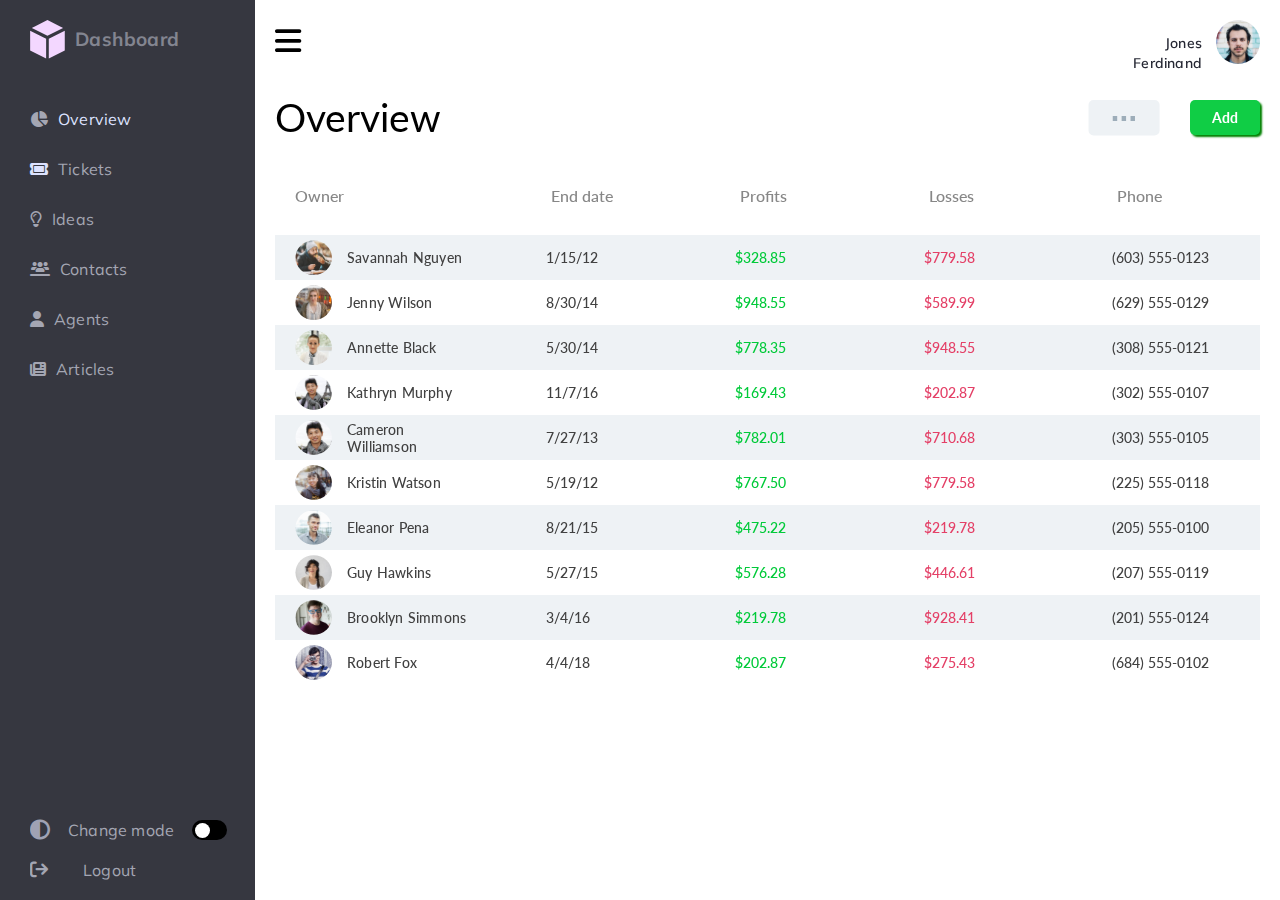
<file: index.html>
<!DOCTYPE html>
<html lang="en">
    <head>
        <meta charset="UTF-8">
        <meta name="viewport" content="width=device-width, initial-scale=1.0">
        <link rel="stylesheet" href="https://cdnjs.cloudflare.com/ajax/libs/font-awesome/6.4.2/css/all.min.css">
        <link rel="stylesheet" href="css/style.css">
        <link rel="stylesheet" href="ticket.html">
        <title>Document</title>
    </head>
    <body>
            <aside>
              <div class="aside-top-boxs">
                <div class="aside-top-box">
                    <img src="images/asidelogo.svg" alt="logo" class="aside-top-img">
                    <p class="aside-top-title">Dashboard</p>
                </div>
                <nav>
                    <ul class="aside-list">
                        <li class="aside-item item-one"><a href="#" class="aside-link link-one"><i class="fa-solid fa-chart-pie"></i><span class="span-one">Overview</span></a></li>
                        <li class="aside-item"><a href="#" class="aside-link link-two"><i class="fa-solid fa-ticket"></i><span>Tickets</span></a></li>
                        <li class="aside-item"><a href="#" class="aside-link"><i class="fa-regular fa-lightbulb"></i><span>Ideas</span></a></li>
                        <li class="aside-item"><a href="#" class="aside-link"><i class="fa-solid fa-users-line"></i><span>Contacts</span></a></li>
                        <li class="aside-item"><a href="#" class="aside-link"><i class="fa-solid fa-user"></i><span>Agents</span></a></li>
                        <li class="aside-item"><a href="#" class="aside-link"><i class="fa-solid fa-newspaper"></i><span>Articles</span></a></li>
                    </ul>
                </nav>
              </div>
                 <div class="aside-bottom-box">
                    <button class="aside-bottom-btn"><i class="fa-solid fa-circle-half-stroke aisde-icon"></i><span>Change mode</span><input class="switch" type="checkbox"></button>
                    <button class="aside-bottom-logout"><i class="fa-solid fa-arrow-right-from-bracket"></i><span>Logout</span></button>
                 </div>
            </aside>
            <header>
                <div class="boxs-top">
                    <button class="hamburger"><i class="fa-solid fa-bars"></i></button>
                    <div class="box-left-top">
                        <p class="box-left-top-text">Jones Ferdinand</p>
                        <img src="images/header.svg" alt="man">
                    </div>
                </div>
                <div class="boxs-bottom">
                    <h1>Overview</h1>
                    <div class="box-bottom-btn">
                        <img src="images/headbootom.svg" alt="...img">
                        <button class="bottom-btn">Add</button>
                    </div>
                </div>
            </header>
            <main>
                <table>
                    <thead>
                        <tr>
                            <th class="th-1">Owner</th>
                            <th class="th-2">End date</th>
                            <th class="th-3">Profits</th>
                            <th class="th-4">Losses</th>
                            <th class="th-5">Phone</th>
                        </tr>
                    </thead>
                    <tbody>
                    <tr class="row">
                        <td class="img-text-table"><img src="images/table1.svg" alt="person"><span>Savannah Nguyen</span></td>
                        <td>1/15/12</td>
                        <td class="profits">$328.85</td>
                        <td class="losses">$779.58</td>
                        <td>(603) 555-0123</td>
                    </tr>
                    <tr>
                        <td class="img-text-table"><img src="images/table2.svg" alt="person"><span>Jenny Wilson</span></td>
                        <td>8/30/14</td>
                        <td class="profits">$948.55</td>
                        <td class="losses">$589.99</td>
                        <td>(629) 555-0129</td>
                    </tr>
                    <tr class="row">
                        <td class="img-text-table"><img src="images/table3.svg" alt="person"><span>Annette Black</span></td>
                        <td>5/30/14</td>
                        <td class="profits">$778.35</td>
                        <td class="losses">$948.55</td>
                        <td>(308) 555-0121</td>
                    </tr>
                    <tr>
                        <td class="img-text-table"><img src="images/table4.svg" alt="person"><span>Kathryn Murphy</span></td>
                        <td>11/7/16</td>
                        <td class="profits">$169.43</td>
                        <td class="losses">$202.87</td>
                        <td>(302) 555-0107</td>
                    </tr>
                    <tr class="row">
                        <td class="img-text-table"><img src="images/table5.svg" alt="person"><span>Cameron Williamson</span></td>
                        <td>7/27/13</td>
                        <td class="profits">$782.01</td>
                        <td class="losses">$710.68</td>
                        <td>(303) 555-0105</td>
                    </tr>
                    <tr>
                        <td class="img-text-table"><img src="images/table6.svg" alt="person"><span>Kristin Watson</span></td>
                        <td>5/19/12</td>
                        <td class="profits">$767.50</td>
                        <td class="losses">$779.58</td>
                        <td>(225) 555-0118</td>
                    </tr>
                    <tr class="row">
                        <td class="img-text-table"><img src="images/table7.svg" alt="person"><span>Eleanor Pena</span></td>
                        <td>8/21/15</td>
                        <td class="profits">$475.22</td>
                        <td class="losses">$219.78</td>
                        <td>(205) 555-0100</td>
                    </tr>
                    <tr>
                        <td class="img-text-table"><img src="images/table8.svg" alt="person"><span>Guy Hawkins</span></td>
                        <td>5/27/15</td>
                        <td class="profits">$576.28</td>
                        <td class="losses">$446.61</td>
                        <td>(207) 555-0119</td>
                    </tr>
                    <tr class="row">
                        <td class="img-text-table" ><img src="images/bot1.svg" alt="person"><span>Brooklyn Simmons</span></td>
                        <td>3/4/16</td>
                        <td class="profits">$219.78</td>
                        <td class="losses">$928.41</td>
                        <td>(201) 555-0124</td>
                    </tr>
                    <tr>
                        <td class="img-text-table"><img src="images/bot2.svg" alt="person"><span>Robert Fox</span></td>
                        <td>4/4/18</td>
                        <td class="profits">$202.87</td>
                        <td class="losses">$275.43</td>
                        <td>(684) 555-0102</td>
                    </tr>
                </tbody>
                    <tfoot></tfoot>
                </table>
            </main>
         <footer>

         </footer>
         <script src="js/main.js"></script>
    </body>
</html>
</file>
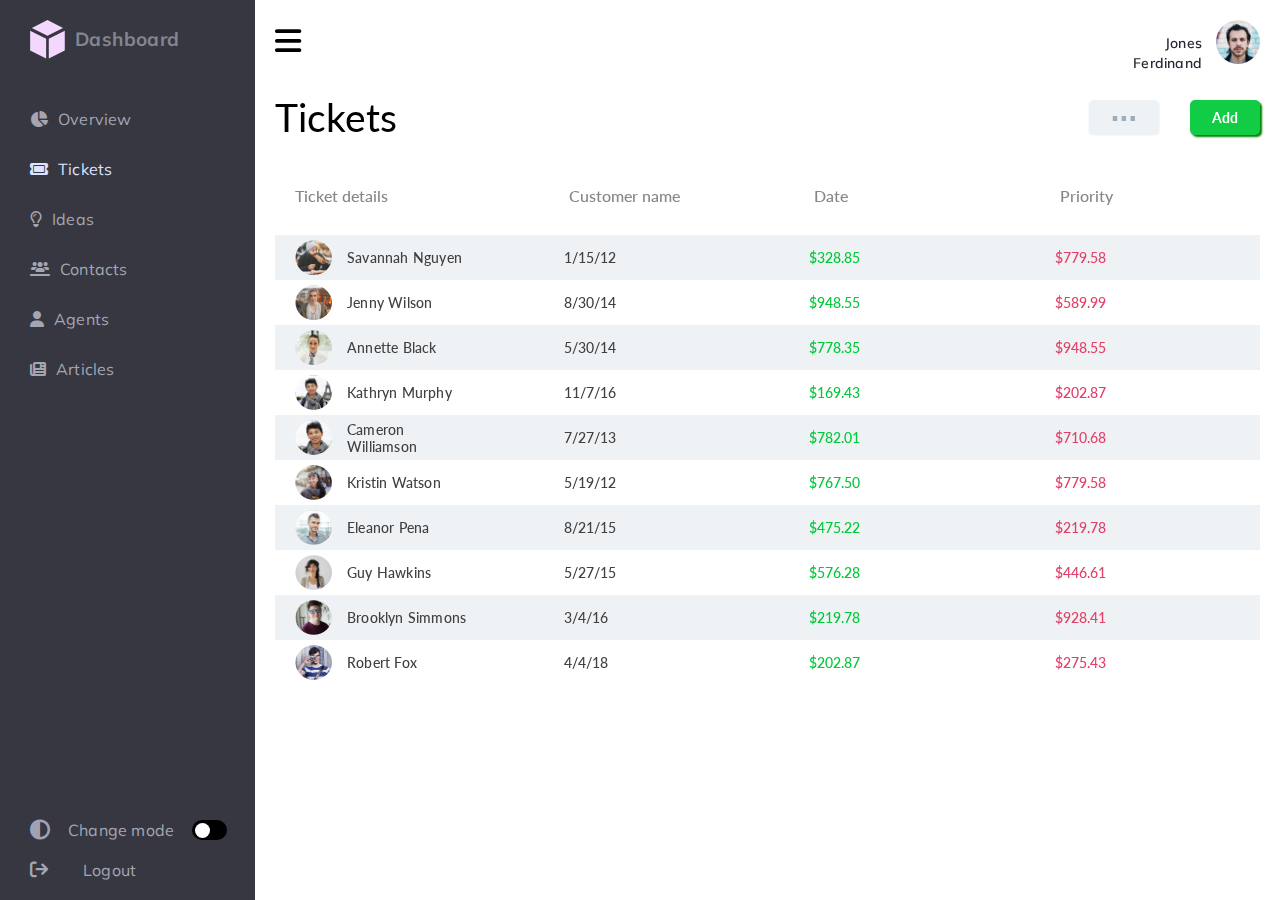
<file: ticket.html>
<!DOCTYPE html>
<html lang="en">

<head>
    <meta charset="UTF-8">
    <meta name="viewport" content="width=device-width, initial-scale=1.0">
    <link rel="stylesheet" href="https://cdnjs.cloudflare.com/ajax/libs/font-awesome/6.4.2/css/all.min.css">
    <link rel="stylesheet" href="css/style.css">
    <title>Document</title>
</head>

<body>
    <aside>
        <div class="aside-top-boxs">
            <div class="aside-top-box">
                <img src="images/asidelogo.svg" alt="logo" class="aside-top-img">
                <p class="aside-top-title">Dashboard</p>
            </div>
            <nav>
                <ul class="aside-list">
                    <li class="aside-item item-one"><a href="#" class="aside-link link-one"><i
                                class="fa-solid fa-chart-pie"></i><span>Overview</span></a></li>
                    <li class="aside-item"><a href="#" class="aside-link link-two"><i
                                class="fa-solid fa-ticket"></i><span  class="span-one">Tickets</span></a></li>
                    <li class="aside-item"><a href="#" class="aside-link"><i
                                class="fa-regular fa-lightbulb"></i><span>Ideas</span></a></li>
                    <li class="aside-item"><a href="#" class="aside-link"><i
                                class="fa-solid fa-users-line"></i><span>Contacts</span></a></li>
                    <li class="aside-item"><a href="#" class="aside-link"><i
                                class="fa-solid fa-user"></i><span>Agents</span></a></li>
                    <li class="aside-item"><a href="#" class="aside-link"><i
                                class="fa-solid fa-newspaper"></i><span>Articles</span></a></li>
                </ul>
            </nav>
        </div>
        <div class="aside-bottom-box">
            <button class="aside-bottom-btn"><i class="fa-solid fa-circle-half-stroke"></i><span>Change
                    mode</span><input class="switch" type="checkbox"></button>
            <button class="aside-bottom-logout"><i
                    class="fa-solid fa-arrow-right-from-bracket"></i><span>Logout</span></button>
        </div>
    </aside>
    <header>
        <div class="boxs-top">
            <button class="hamburger"><i class="fa-solid fa-bars"></i></button>
            <div class="box-left-top">
                <p class="box-left-top-text">Jones Ferdinand</p>
                <img src="images/header.svg" alt="man">
            </div>
        </div>
        <div class="boxs-bottom">
            <h1>Tickets</h1>
            <div class="box-bottom-btn">
                <img src="images/headbootom.svg" alt="...img">
                <button class="bottom-btn">Add</button>
            </div>
        </div>
    </header>
    <main>
        <table>
            <thead>
                <tr>
                    <th class="th-1">Ticket details</th>
                    <th class="th-2">Customer name</th>
                    <th class="th-3">Date</th>
                    <th class="th-4">Priority</th>
                </tr>
            </thead>
            <tbody>
                <tr class="row">
                    <td class="img-text-table"><img src="images/table1.svg" alt="person"><span>Savannah Nguyen</span>
                    </td>
                    <td>1/15/12</td>
                    <td class="profits">$328.85</td>
                    <td class="losses">$779.58</td>
                </tr>
                <tr>
                    <td class="img-text-table"><img src="images/table2.svg" alt="person"><span>Jenny Wilson</span></td>
                    <td>8/30/14</td>
                    <td class="profits">$948.55</td>
                    <td class="losses">$589.99</td>
                </tr>
                <tr class="row">
                    <td class="img-text-table"><img src="images/table3.svg" alt="person"><span>Annette Black</span></td>
                    <td>5/30/14</td>
                    <td class="profits">$778.35</td>
                    <td class="losses">$948.55</td>
                </tr>
                <tr>
                    <td class="img-text-table"><img src="images/table4.svg" alt="person"><span>Kathryn Murphy</span>
                    </td>
                    <td>11/7/16</td>
                    <td class="profits">$169.43</td>
                    <td class="losses">$202.87</td>
                </tr>
                <tr class="row">
                    <td class="img-text-table"><img src="images/table5.svg" alt="person"><span>Cameron Williamson</span>
                    </td>
                    <td>7/27/13</td>
                    <td class="profits">$782.01</td>
                    <td class="losses">$710.68</td>
                </tr>
                <tr>
                    <td class="img-text-table"><img src="images/table6.svg" alt="person"><span>Kristin Watson</span>
                    </td>
                    <td>5/19/12</td>
                    <td class="profits">$767.50</td>
                    <td class="losses">$779.58</td>
                </tr>
                <tr class="row">
                    <td class="img-text-table"><img src="images/table7.svg" alt="person"><span>Eleanor Pena</span></td>
                    <td>8/21/15</td>
                    <td class="profits">$475.22</td>
                    <td class="losses">$219.78</td>
                </tr>
                <tr>
                    <td class="img-text-table"><img src="images/table8.svg" alt="person"><span>Guy Hawkins</span></td>
                    <td>5/27/15</td>
                    <td class="profits">$576.28</td>
                    <td class="losses">$446.61</td>
                </tr>
                <tr class="row">
                    <td class="img-text-table"><img src="images/bot1.svg" alt="person"><span>Brooklyn Simmons</span>
                    </td>
                    <td>3/4/16</td>
                    <td class="profits">$219.78</td>
                    <td class="losses">$928.41</td>
                </tr>
                <tr>
                    <td class="img-text-table"><img src="images/bot2.svg" alt="person"><span>Robert Fox</span></td>
                    <td>4/4/18</td>
                    <td class="profits">$202.87</td>
                    <td class="losses">$275.43</td>
                </tr>
            </tbody>
            <tfoot></tfoot>
        </table>
    </main>
    <footer>

    </footer>
    <script src="js/main.js"></script>
</body>

</html>
</file>
<file: css/style.css>
@import url(aside.css);
@import url(common.css);
@import url(dark.css);
@import url(header.css);
@import url(main.css);
@import url(close.css);
@import url('https://fonts.googleapis.com/css2?family=Inter:wght@300&family=Mulish:wght@500&family=Orbitron:wght@700&family=PT+Sans&family=Playfair+Display:wght@700&family=Roboto:wght@300;400&family=Schoolbell&display=swap');
@import url('https://fonts.googleapis.com/css2?family=Inter:wght@300&family=Lato:wght@700&family=Mulish:wght@500&family=Orbitron:wght@700&family=PT+Sans&family=Playfair+Display:wght@700&family=Roboto:wght@300;400&family=Schoolbell&display=swap');

:root {
    --aside-weight: 255px;
    --sidebar-bg: #363740;
    --sidebar-gray: #A4A6B3;
    --grayscale-gray: #9FA2B4;
    --main-light-blue: #DDE2FF;
    --grayscale-black:#252733;
    --switch-height: 20px;
    --circle-size: 15px;
    --switch-padding: calc((var(--switch-height) - var(--circle-size)) / 2);
    --switch-color: #000;
    --circle-color: #FFF;
    --switch-transtion: 0.5s;
    --header-height:166px;
    --header-width:calc(100vw - var(--aside-weight));
    --main-width: calc(100vw - var(--aside-weight));
    --main-height: calc(100vh - var(--header-height));
}
</file>
